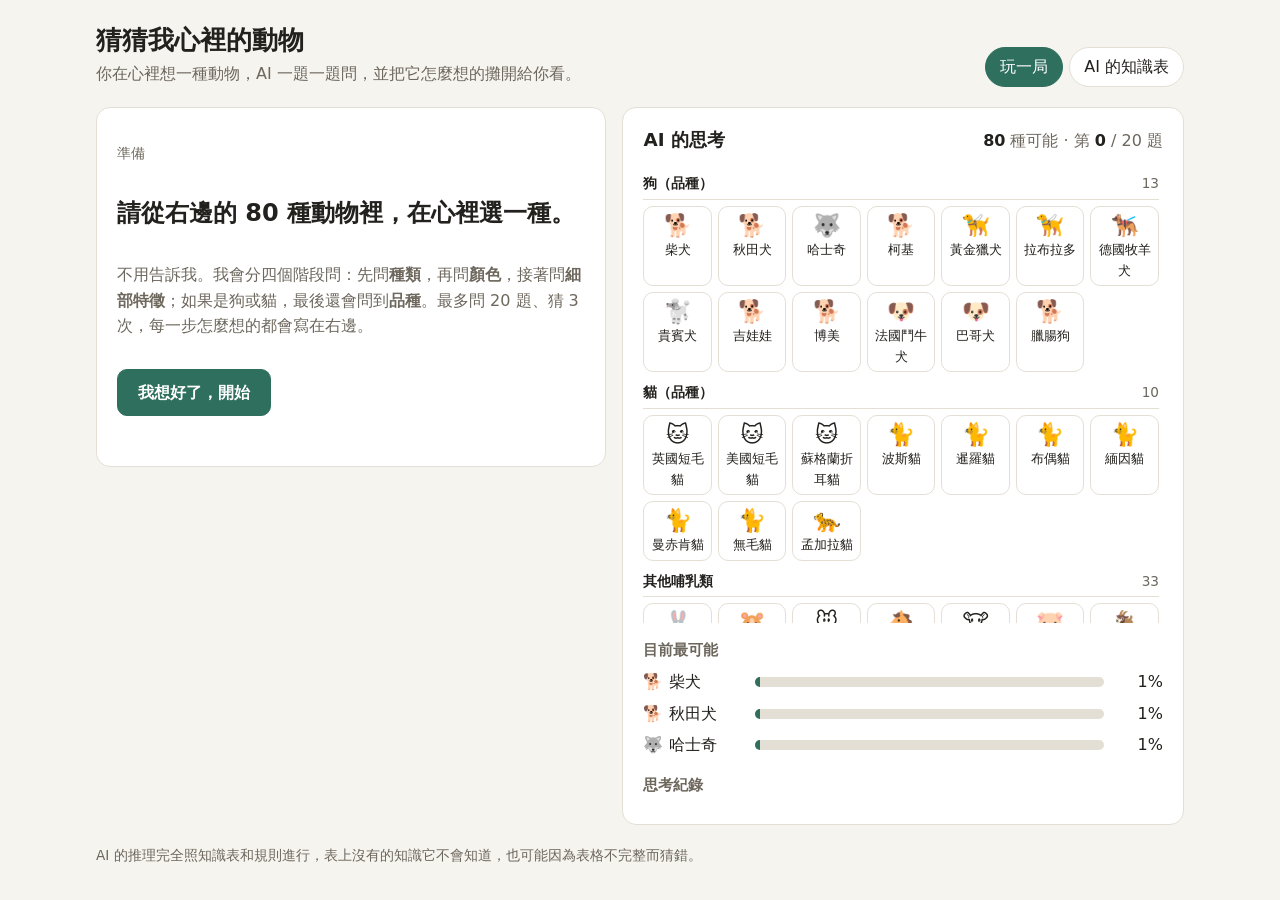
<file: index.html>
<!doctype html>
<html lang="zh-Hant">
<head>
  <meta charset="utf-8">
  <meta name="viewport" content="width=device-width, initial-scale=1">
  <title>猜猜我心裡的動物</title>
  <meta name="description" content="你在心裡想一種動物，AI 一題一題問，並把推理過程攤開給你看。">
  <link rel="stylesheet" href="css/style.css?v=13">
</head>
<body>
  <header class="top">
    <div>
      <h1>猜猜我心裡的動物</h1>
      <p class="tagline">你在心裡想一種動物，AI 一題一題問，並把它怎麼想的攤開給你看。</p>
    </div>
    <nav class="tabs" aria-label="頁面">
      <button type="button" data-view="game" aria-pressed="true">玩一局</button>
      <button type="button" data-view="table" aria-pressed="false">AI 的知識表</button>
    </nav>
  </header>

  <main id="view-game" class="layout">
    <section class="card stage" id="stage" aria-live="polite"></section>

    <aside class="card think" aria-label="AI 的思考">
      <div class="think-head">
        <h2>AI 的思考</h2>
        <p class="stat"><strong id="alive-count"></strong> 種可能 · 第 <strong id="qno">0</strong> / <span id="qmax">10</span> 題</p>
      </div>
      <div id="chips" class="chip-groups"></div>
      <h3>目前最可能</h3>
      <ol id="top" class="top-list"></ol>
      <h3>思考紀錄</h3>
      <ol id="log" class="log"></ol>
    </aside>
  </main>

  <main id="view-table" class="table-view" hidden>
    <section class="card">
      <h2>AI 是怎麼被教會的</h2>
      <ol class="rules">
        <li><strong>知識表：</strong>下面這張表記錄每種動物有哪些特徵。AI 只知道表上的東西。</li>
        <li><strong>分階段問：</strong>先問種類（哺乳類、鳥類、魚類……），再問顏色（最多 3 題），接著問細部特徵；如果剩下的是同一種動物的不同品種（狗、貓），最後問品種特徵，例如立耳或垂耳、長毛、短腿、扁臉。上一個階段已經分不出差別，才進到下一個階段。</li>
        <li><strong>選題規則：</strong>在同一個階段裡，挑「回答是」和「回答否」留下的動物最接近一半的問題，這樣每題都能刪掉最多。</li>
        <li><strong>容錯規則：</strong>你的答案和表不合時，AI 不會直接刪掉那種動物，只把可能性降成原本的 5%，因為你也可能答錯。</li>
        <li><strong>開口規則：</strong>剩下的問題都分不開、而且至少問過 3 題細部特徵時，AI 才猜；細部特徵不夠，就先問「確認題」，確認最可能的那種動物。問滿 20 題也會直接猜。最多猜 3 次。</li>
        <li><strong>學習：</strong>猜錯後，你可以教 AI 修正表格。修正只存在這台瀏覽器裡，顯示成黃色格子。</li>
      </ol>
      <p class="taught-note" id="taught-note"></p>
      <button type="button" class="ghost" id="reset-taught">清除我教過的修正</button>
    </section>
    <section class="card table-wrap">
      <table id="kb-table"></table>
    </section>
  </main>

  <footer class="foot">
    AI 的推理完全照知識表和規則進行，表上沒有的知識它不會知道，也可能因為表格不完整而猜錯。
  </footer>

  <script type="module" src="js/app.js?v=13"></script>
</body>
</html>
</file>
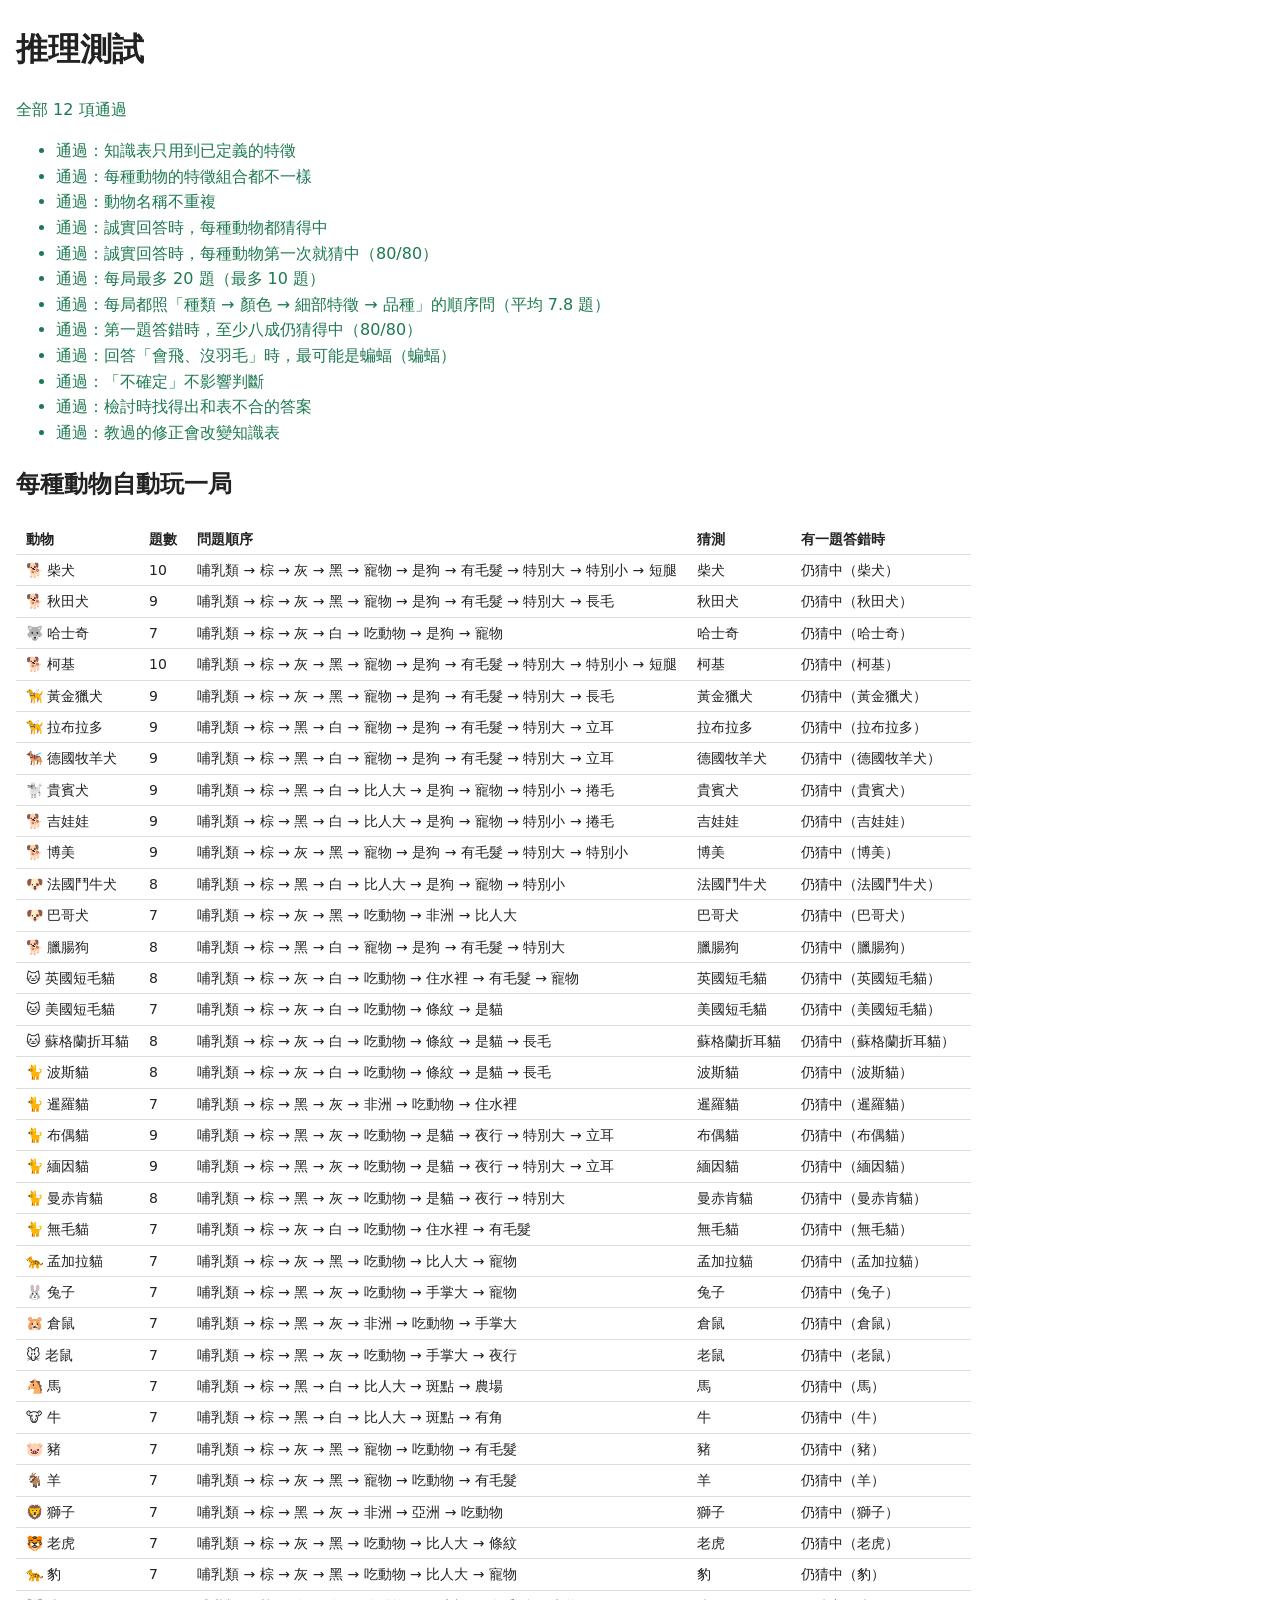
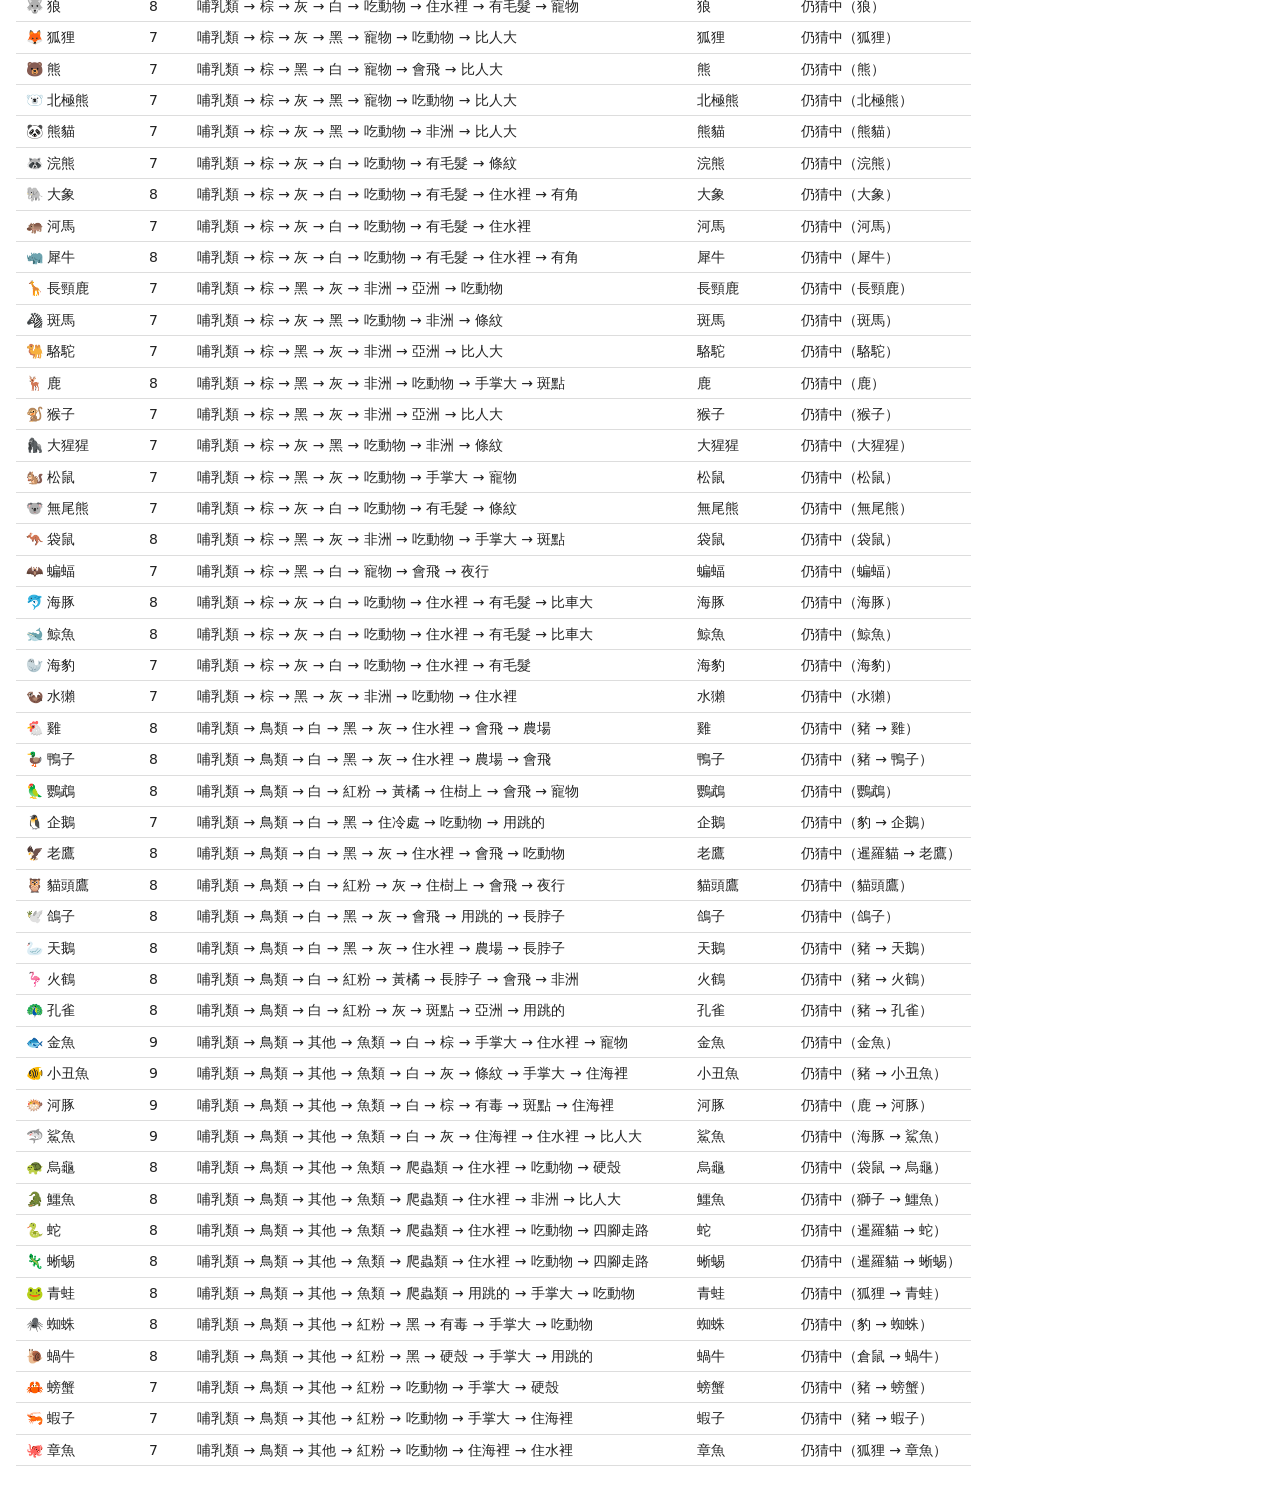
<file: tests/run.html>
<!doctype html>
<html lang="zh-Hant">
<head>
  <meta charset="utf-8">
  <meta name="viewport" content="width=device-width, initial-scale=1">
  <title>推理測試</title>
  <style>
    body { font-family: system-ui, sans-serif; margin: 24px 16px; line-height: 1.6; background: #fff; color: #222; }
    .pass { color: #1d7a4f; } .fail { color: #b3261e; font-weight: 700; }
    table { border-collapse: collapse; font-size: 14px; } td, th { border-bottom: 1px solid #ddd; padding: 4px 10px; text-align: left; }
  </style>
</head>
<body>
  <h1>推理測試</h1>
  <p id="summary">執行中…</p>
  <ul id="checks"></ul>
  <h2>每種動物自動玩一局</h2>
  <table id="games"><thead><tr><th>動物</th><th>題數</th><th>問題順序</th><th>猜測</th><th>有一題答錯時</th></tr></thead><tbody></tbody></table>
  <script type="module">
    import { ANIMALS, FEATURES, STAGES } from "../js/data.js?v=13";
    import { buildKnowledge, autoplay, contradictions, posterior, traitList, MAX_QUESTIONS } from "../js/engine.js?v=13";

    const checks = [];
    const check = (name, ok, note = "") => checks.push({ name, ok, note });
    const kb = buildKnowledge(ANIMALS);
    const keys = new Set(FEATURES.map((f) => f.key));

    const unknown = ANIMALS.flatMap((a) => traitList(a).filter((k) => !keys.has(k)).map((k) => `${a.name}:${k}`));
    check("知識表只用到已定義的特徵", !unknown.length, unknown.join("、"));

    const seen = {};
    const dupes = [];
    for (const a of ANIMALS) {
      const sig = [...traitList(a)].sort().join(",");
      if (seen[sig]) dupes.push(`${seen[sig]} = ${a.name}`);
      seen[sig] = a.name;
    }
    check("每種動物的特徵組合都不一樣", !dupes.length, dupes.join("、"));

    const names = new Set(ANIMALS.map((a) => a.name));
    check("動物名稱不重複", names.size === ANIMALS.length);

    const rows = [];
    let firstTry = 0, robust = 0, maxQ = 0, orderOk = true, sumQ = 0;
    const misses = [];
    for (const a of ANIMALS) {
      const honest = autoplay(kb, FEATURES, a.name, null, STAGES);
      if (!honest.found) misses.push(a.name);
      if (honest.found && honest.guesses.length === 1) firstTry += 1;
      maxQ = Math.max(maxQ, honest.questions); sumQ += honest.questions;
      const st = honest.asked.map((q) => q.stage); if (st.some((v, i) => i && v < st[i - 1])) orderOk = false;
      if (honest.asked[0]?.stage !== 1) orderOk = false;
      const lie = autoplay(kb, FEATURES, a.name, 0, STAGES);
      if (lie.found) robust += 1;
      rows.push(`<tr><td>${a.emoji} ${a.name}</td><td>${honest.questions}</td><td>${honest.asked.map((q) => q.feature.label).join(" → ")}</td><td>${honest.guesses.join(" → ")}</td><td>${lie.found ? "仍猜中" : "沒猜中"}（${lie.guesses.join(" → ")}）</td></tr>`);
    }
    check("誠實回答時，每種動物都猜得中", !misses.length, misses.join("、"));
    check("誠實回答時，每種動物第一次就猜中", firstTry === ANIMALS.length, `${firstTry}/${ANIMALS.length}`);
    check(`每局最多 ${MAX_QUESTIONS} 題`, maxQ <= MAX_QUESTIONS, `最多 ${maxQ} 題`);
    check("每局都照「種類 → 顏色 → 細部特徵 → 品種」的順序問", orderOk, `平均 ${(sumQ / ANIMALS.length).toFixed(1)} 題`);
    check("第一題答錯時，至少八成仍猜得中", robust >= ANIMALS.length * 0.8, `${robust}/${ANIMALS.length}`);

    const post = posterior(kb, [{ key: "fly", value: true }, { key: "bird", value: false }]);
    check("回答「會飛、沒羽毛」時，最可能是蝙蝠", ["蝙蝠"].includes(post[0].name), post[0].name);
    check("「不確定」不影響判斷", posterior(kb, [{ key: "fly", value: null }])[0].p === 1 / ANIMALS.length);
    const c = contradictions(kb, "企鵝", [{ key: "fly", value: true }, { key: "cold", value: true }, { key: "pet", value: null }]);
    check("檢討時找得出和表不合的答案", c.length === 1 && c[0].key === "fly");
    const taughtKb = buildKnowledge(ANIMALS, { 企鵝: { fly: true, cold: false } });
    check("教過的修正會改變知識表", taughtKb["企鵝"].has("fly") && !taughtKb["企鵝"].has("cold"));

    document.querySelector("#games tbody").innerHTML = rows.join("");
    document.getElementById("checks").innerHTML = checks
      .map((c) => `<li class="${c.ok ? "pass" : "fail"}">${c.ok ? "通過" : "失敗"}：${c.name}${c.note ? `（${c.note}）` : ""}</li>`).join("");
    const failed = checks.filter((c) => !c.ok).length;
    const summary = document.getElementById("summary");
    summary.textContent = failed ? `${failed} 項失敗，共 ${checks.length} 項` : `全部 ${checks.length} 項通過`;
    summary.className = failed ? "fail" : "pass";
    window.testResult = { failed, total: checks.length, maxQ, firstTry, robust };
  </script>
</body>
</html>
</file>
<file: css/style.css>
:root {
  --bg: #f6f4ef;
  --card: #ffffff;
  --ink: #23211d;
  --muted: #6d675d;
  --line: #e4dfd5;
  --accent: #2f6f5e;
  --accent-ink: #ffffff;
  --accent-soft: #e2efe9;
  --warn-soft: #fbf0c9;
  --no: #8a4b3c;
  --bar: #2f6f5e;
  --out: 0.22;
}
@media (prefers-color-scheme: dark) {
  :root:not([data-theme="light"]) {
    --bg: #171816;
    --card: #222420;
    --ink: #ecebe6;
    --muted: #a6a398;
    --line: #34362f;
    --accent: #6cc2a6;
    --accent-ink: #10201b;
    --accent-soft: #1f3a32;
    --warn-soft: #4a4020;
    --no: #e09a87;
    --bar: #6cc2a6;
    --out: 0.25;
  }
}
:root[data-theme="dark"] {
  --bg: #171816; --card: #222420; --ink: #ecebe6; --muted: #a6a398; --line: #34362f;
  --accent: #6cc2a6; --accent-ink: #10201b; --accent-soft: #1f3a32; --warn-soft: #4a4020;
  --no: #e09a87; --bar: #6cc2a6; --out: 0.25;
}

* { box-sizing: border-box; }
[hidden] { display: none !important; }
body {
  margin: 0;
  background: var(--bg);
  color: var(--ink);
  font-family: "Noto Sans TC", "Microsoft JhengHei", "PingFang TC", system-ui, sans-serif;
  line-height: 1.6;
}
h1, h2, h3 { line-height: 1.3; margin: 0; }
h1 { font-size: 1.6rem; }
h2 { font-size: 1.15rem; }
h3 { font-size: 0.95rem; color: var(--muted); margin: 18px 0 8px; font-weight: 600; }
button { font: inherit; cursor: pointer; }
button:disabled { cursor: default; opacity: 0.5; }

.top {
  max-width: 1120px; margin: 0 auto; padding: 24px 16px 8px;
  display: flex; gap: 16px; align-items: flex-end; justify-content: space-between; flex-wrap: wrap;
}
.tagline { margin: 4px 0 0; color: var(--muted); }
.tabs { display: flex; gap: 6px; }
.tabs button {
  border: 1px solid var(--line); background: var(--card); color: var(--ink);
  padding: 6px 14px; border-radius: 999px;
}
.tabs button[aria-pressed="true"] { background: var(--accent); color: var(--accent-ink); border-color: var(--accent); }

.layout {
  max-width: 1120px; margin: 0 auto; padding: 12px 16px;
  display: grid; grid-template-columns: minmax(0, 1fr) minmax(0, 1.1fr); gap: 16px; align-items: start;
}
.card { background: var(--card); border: 1px solid var(--line); border-radius: 14px; padding: 20px; }

/* 左邊：問答 */
.stage { min-height: 360px; display: flex; flex-direction: column; gap: 14px; }
.step-label { color: var(--muted); font-size: 0.9rem; }
.question { font-size: 1.5rem; font-weight: 700; margin: 0; }
.answers { display: flex; gap: 10px; flex-wrap: wrap; }
.btn {
  border: 1px solid var(--line); background: var(--card); color: var(--ink);
  padding: 10px 20px; border-radius: 10px; font-weight: 600;
}
.btn.primary { background: var(--accent); color: var(--accent-ink); border-color: var(--accent); }
.btn.no { color: var(--no); }
.ghost { border: 1px solid var(--line); background: transparent; color: var(--ink); padding: 6px 12px; border-radius: 8px; }
.why { background: var(--accent-soft); border-radius: 10px; padding: 12px 14px; }
.why strong { display: block; margin-bottom: 2px; }
.thinking { color: var(--muted); }
.thinking::after { content: "…"; animation: dots 1s steps(3) infinite; }
@keyframes dots { 0% { content: "."; } 33% { content: ".."; } 66% { content: "..."; } }
.guess-emoji { font-size: 4.5rem; line-height: 1; }
.guess-name { font-size: 1.8rem; font-weight: 700; }
.muted { color: var(--muted); }
.pick-grid { display: grid; grid-template-columns: repeat(auto-fill, minmax(84px, 1fr)); gap: 8px; }
.pick-grid button {
  border: 1px solid var(--line); background: var(--card); color: var(--ink);
  border-radius: 10px; padding: 8px 4px; display: flex; flex-direction: column; align-items: center;
}
.pick-grid .e { font-size: 1.6rem; }
.pick-title { margin: 8px 0 0; font-size: 0.9rem; color: var(--muted); font-weight: 600; }
.review { margin: 0; padding-left: 20px; }
.review li { margin-bottom: 6px; }

/* 右邊：思考面板 */
.think-head { display: flex; justify-content: space-between; align-items: baseline; gap: 8px; flex-wrap: wrap; }
.stat { margin: 0; color: var(--muted); }
.stat strong { color: var(--ink); }
.chip-groups { margin-top: 10px; max-height: 460px; overflow-y: auto; padding-right: 4px; }
.chip-group { margin-top: 10px; transition: opacity 0.5s; }
.chip-group.empty { opacity: 0.4; }
.chip-group h4 {
  display: flex; justify-content: space-between; align-items: baseline; gap: 8px;
  margin: 0 0 6px; padding-bottom: 4px; border-bottom: 1px solid var(--line);
  font-size: 0.85rem; font-weight: 600; color: var(--ink);
}
.group-count { color: var(--muted); font-weight: 400; font-variant-numeric: tabular-nums; }
.chips { display: grid; grid-template-columns: repeat(auto-fill, minmax(64px, 1fr)); gap: 6px; }
.chip {
  border: 1px solid var(--line); border-radius: 10px; padding: 4px 2px; text-align: center; font-size: 0.8rem;
  transition: opacity 0.5s, transform 0.5s, background 0.5s;
}
.chip .e { display: block; font-size: 1.4rem; line-height: 1.3; }
.chip.out { opacity: var(--out); transform: scale(0.94); }
.chip.lead { background: var(--accent-soft); border-color: var(--accent); }
.top-list { list-style: none; margin: 0; padding: 0; display: grid; gap: 6px; }
.top-list li { display: grid; grid-template-columns: 6.5em 1fr 3.2em; align-items: center; gap: 8px; }
.bar { height: 10px; background: var(--line); border-radius: 99px; overflow: hidden; }
.bar span { display: block; height: 100%; background: var(--bar); transition: width 0.5s; }
.pct { text-align: right; font-variant-numeric: tabular-nums; }
.log { margin: 0; padding-left: 20px; max-height: 300px; overflow-y: auto; font-size: 0.92rem; }
.log li { margin-bottom: 4px; animation: fade 0.35s ease-out; }
.log li.head { font-weight: 700; margin-top: 8px; }
@keyframes fade { from { opacity: 0; transform: translateY(4px); } to { opacity: 1; transform: none; } }

/* 知識表 */
.table-view { max-width: 1120px; margin: 0 auto; padding: 12px 16px; display: grid; gap: 16px; }
.rules { padding-left: 20px; margin: 10px 0; }
.rules li { margin-bottom: 6px; }
.taught-note { color: var(--muted); }
.table-wrap { overflow-x: auto; padding: 0; }
#kb-table { border-collapse: collapse; font-size: 0.85rem; min-width: 100%; }
#kb-table th, #kb-table td { border-bottom: 1px solid var(--line); padding: 6px 8px; text-align: center; white-space: nowrap; }
#kb-table th:first-child, #kb-table td:first-child { text-align: left; position: sticky; left: 0; background: var(--card); }
#kb-table thead th { color: var(--muted); font-weight: 600; }
#kb-table td.yes { color: var(--accent); font-weight: 700; }
#kb-table td.no { color: var(--line); }
#kb-table td.taught { background: var(--warn-soft); }
#kb-table tr.group-row th { text-align: left; position: sticky; left: 0; background: var(--accent-soft); color: var(--ink); padding: 8px; font-size: 0.9rem; }

.foot { max-width: 1120px; margin: 0 auto; padding: 8px 16px 32px; color: var(--muted); font-size: 0.85rem; }

@media (max-width: 760px) {
  .layout { grid-template-columns: 1fr; }
  .stage { min-height: 0; }
  .question { font-size: 1.3rem; }
  .top-list li { grid-template-columns: 5.5em 1fr 3em; }
}
</file>
